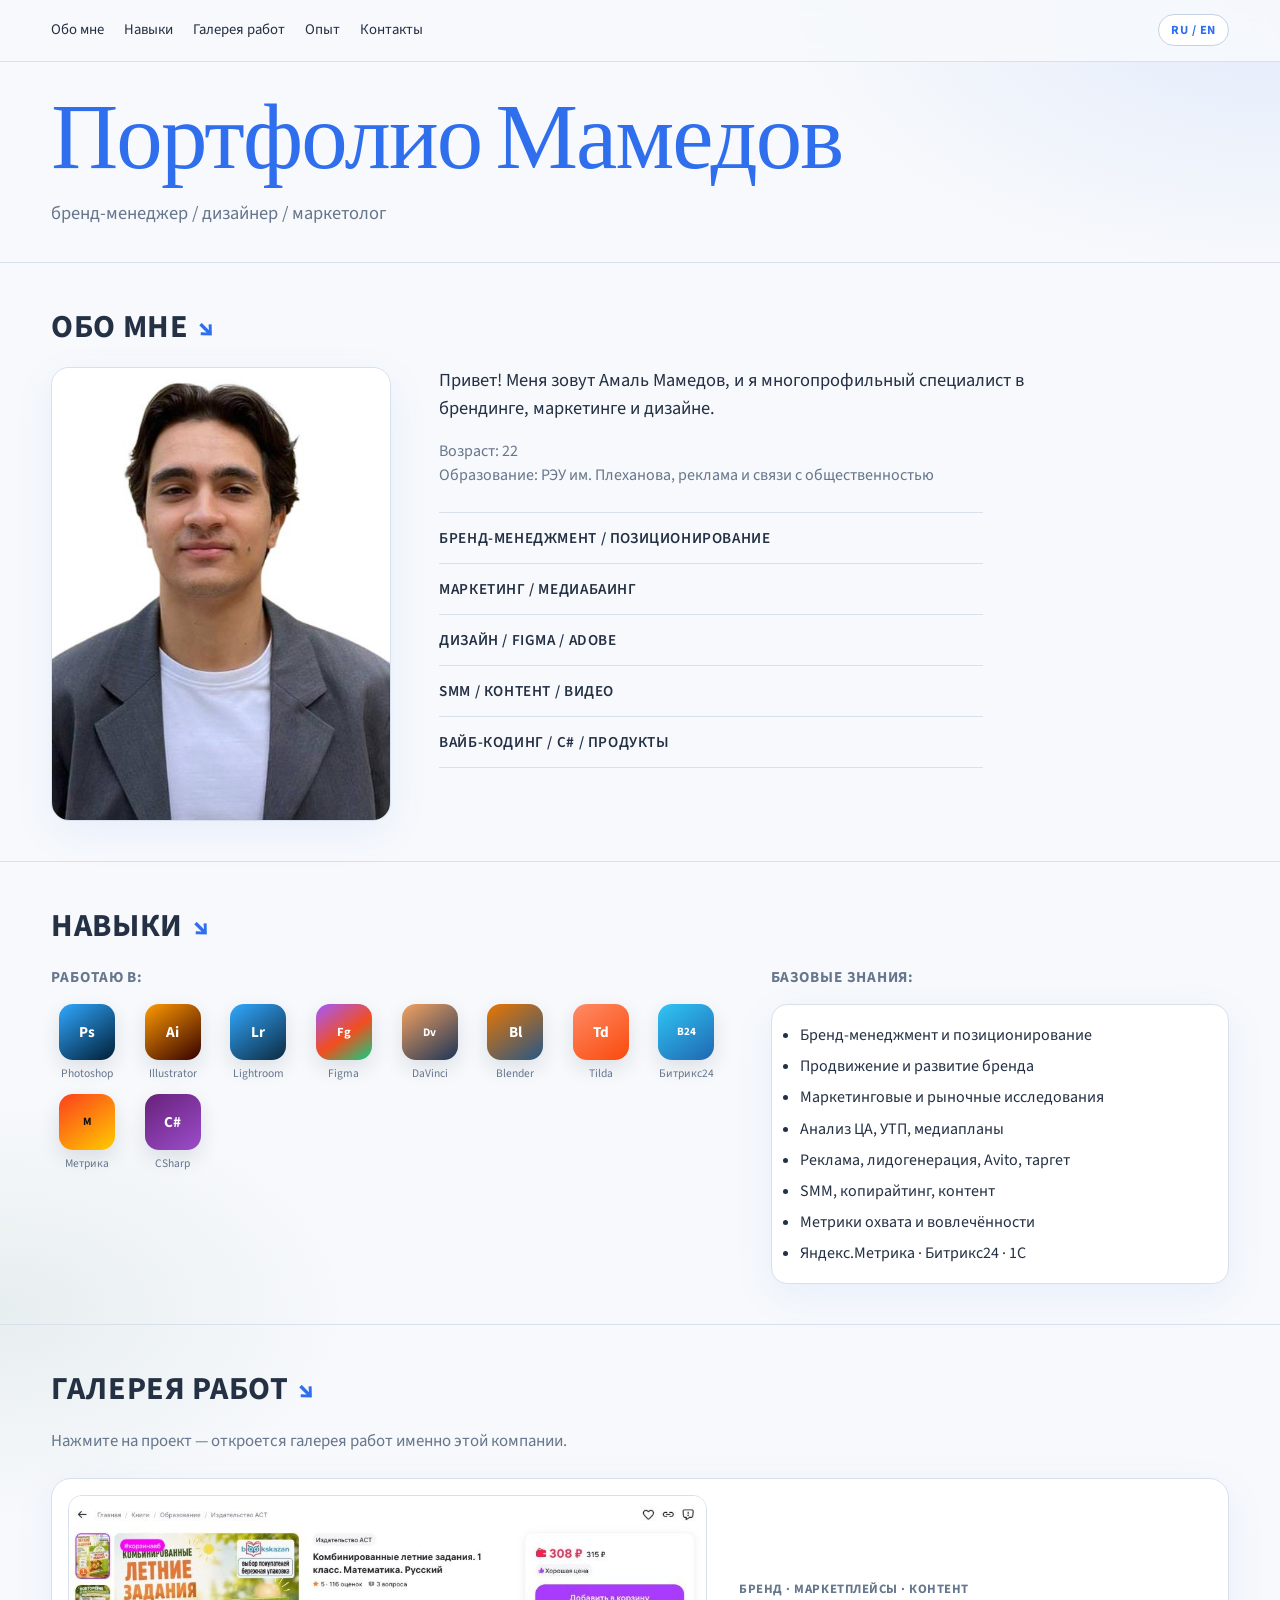
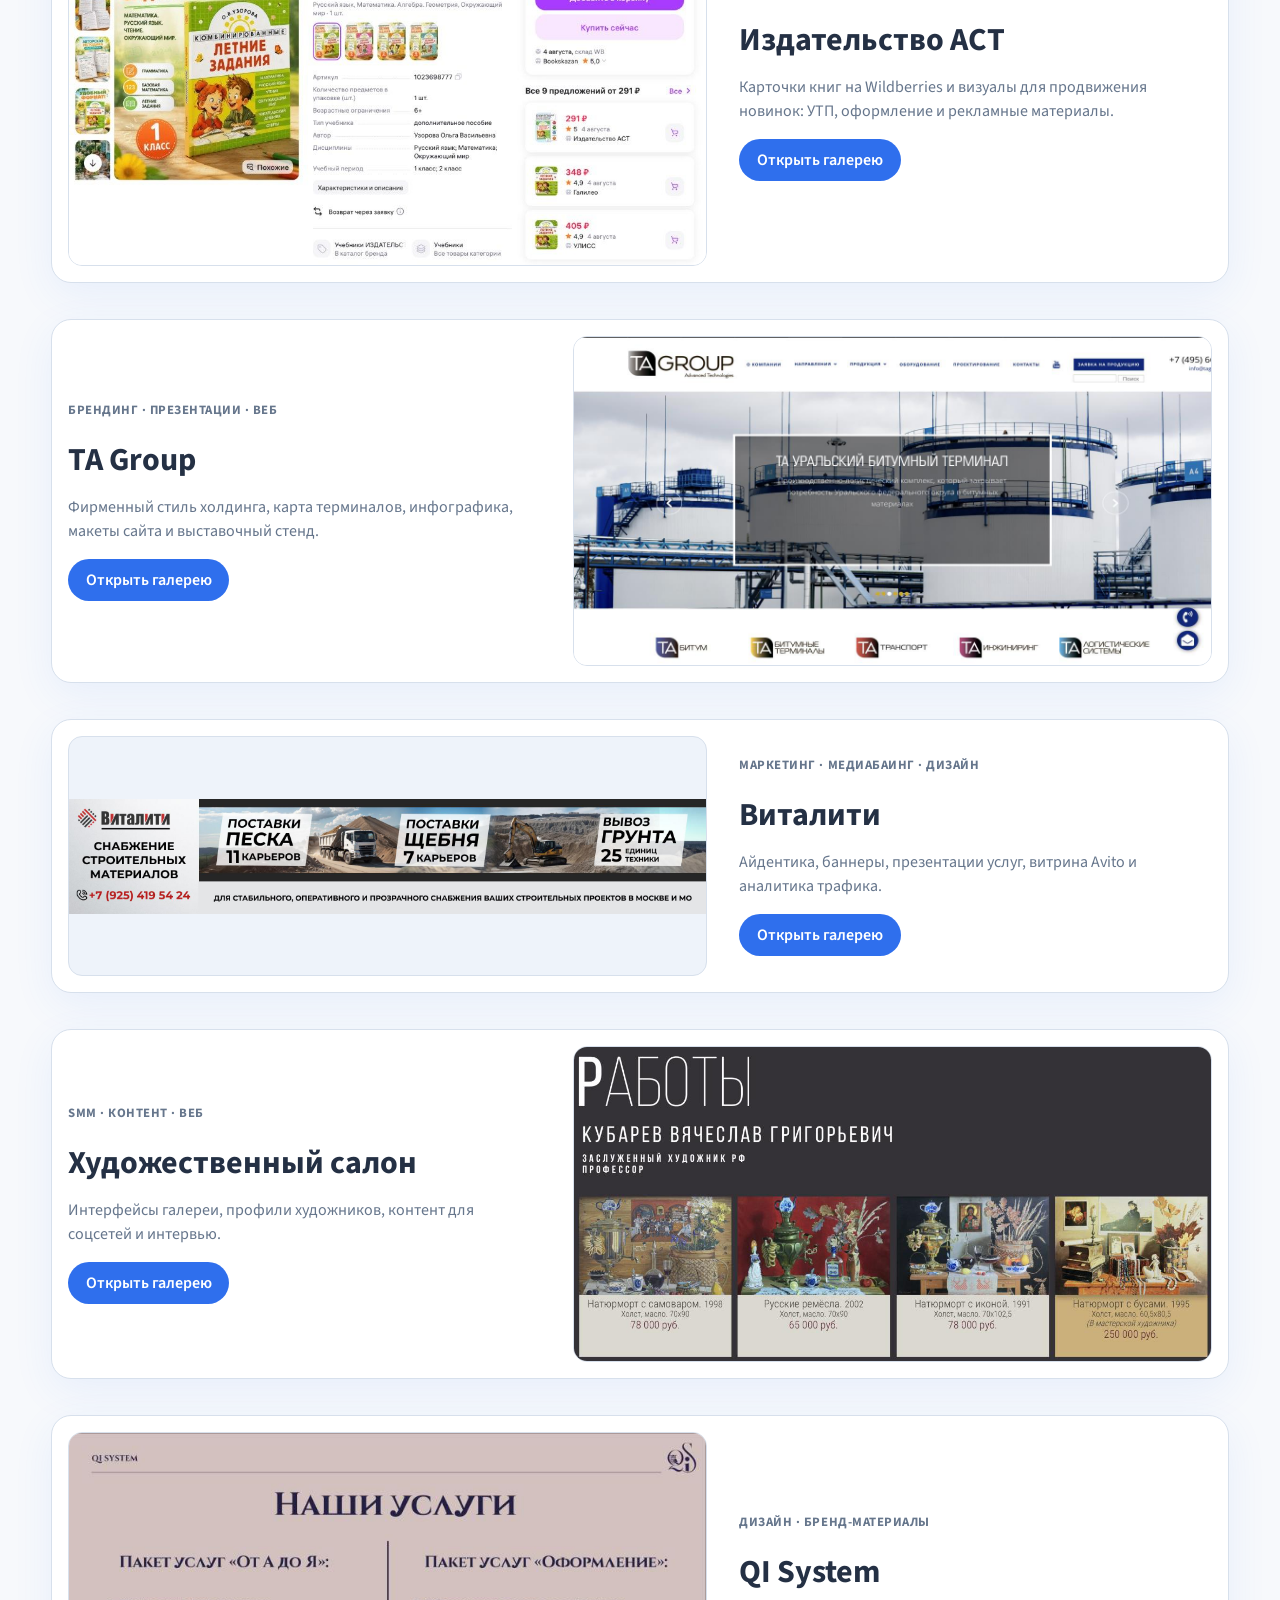
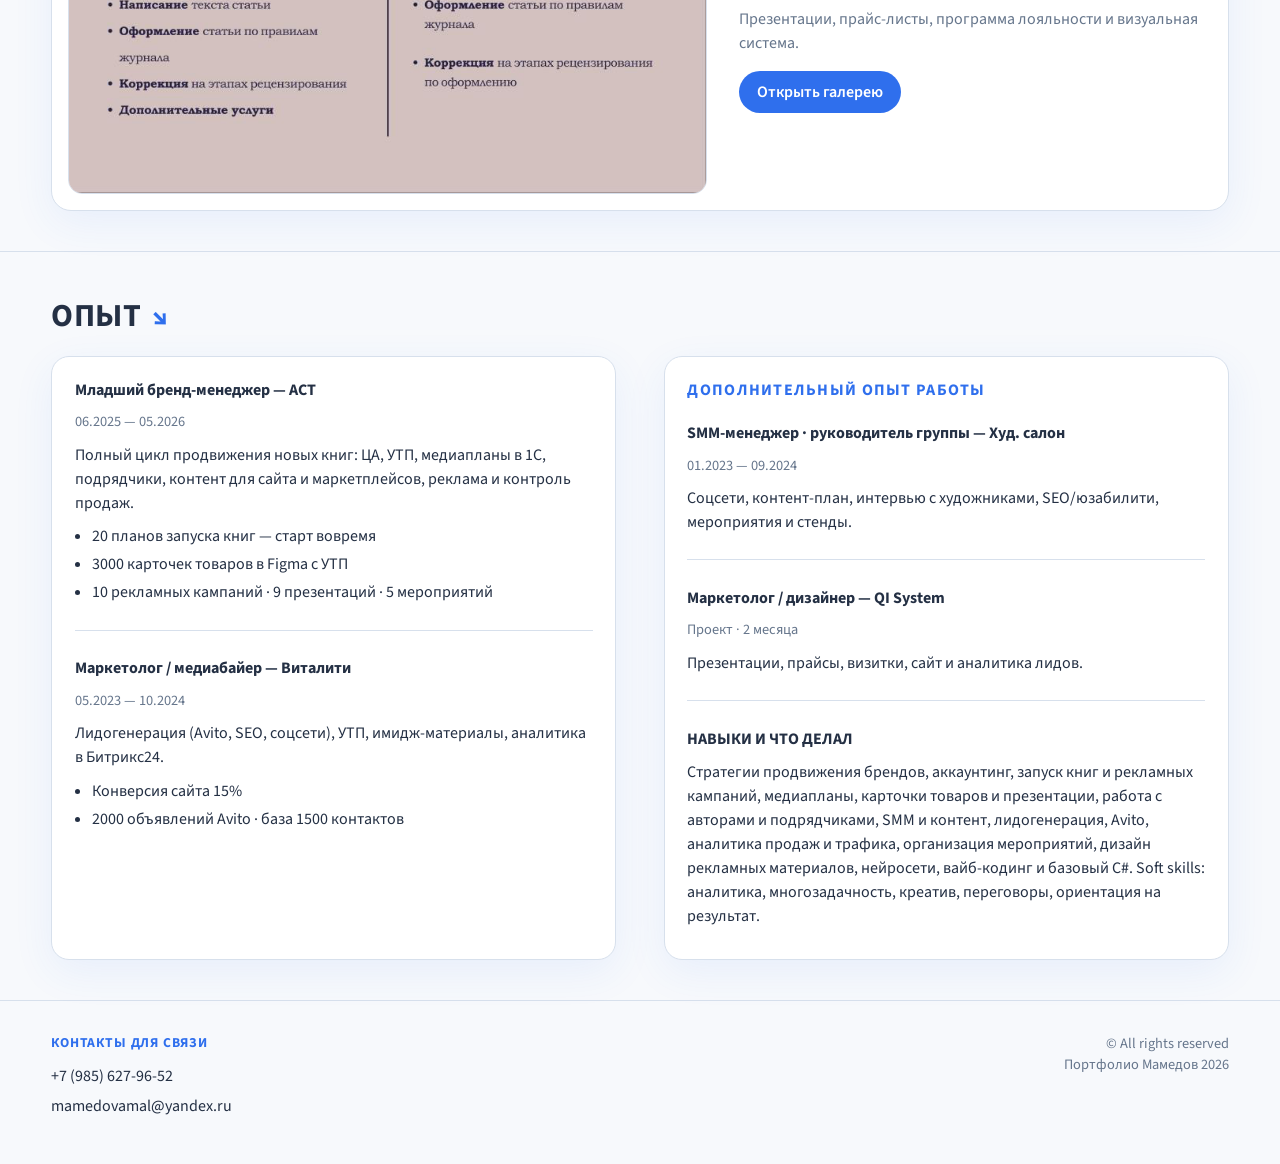
<file: index.html>
<!DOCTYPE html>
<html lang="ru">
<head>
  <meta charset="UTF-8" />
  <meta name="viewport" content="width=device-width, initial-scale=1.0, viewport-fit=cover" />
  <meta name="description" content="Портфолио Мамедов — бренд-менеджер, дизайнер, маркетолог." />
  <title>Портфолио Мамедов</title>
  <link rel="stylesheet" href="styles.css" />
</head>
<body>
  <header class="topbar">
    <nav class="nav">
      <a href="#about" data-i18n="nav_about">Обо мне</a>
      <a href="#skills" data-i18n="nav_skills">Навыки</a>
      <a href="#gallery" data-i18n="nav_gallery">Галерея работ</a>
      <a href="#experience" data-i18n="nav_exp">Опыт</a>
      <a href="#contact" data-i18n="nav_contact">Контакты</a>
    </nav>
    <div class="topbar-right">
      <button class="lang-btn" id="langToggle" type="button" aria-label="Language">RU / EN</button>
      <button class="menu-btn" id="menuBtn" type="button" aria-label="Menu">☰</button>
    </div>
  </header>

  <main>
    <section class="hero">
      <h1 class="hero-title" data-i18n="brand">Портфолио Мамедов</h1>
      <p class="hero-sub" data-i18n="hero_role">бренд-менеджер / дизайнер / маркетолог</p>
    </section>

    <section class="block" id="about">
      <h2 class="block-title"><span data-i18n="about_title">ОБО МНЕ</span> <span class="arrow" aria-hidden="true">↘</span></h2>
      <div class="about-grid">
        <div class="about-photo">
          <img src="assets/photo/amal.png" alt="Мамедов Амаль" />
        </div>
        <div class="about-copy">
          <p class="about-lead" data-i18n="about_lead">
            Привет! Меня зовут Амаль Мамедов, и я многопрофильный специалист в брендинге, маркетинге и дизайне.
          </p>
          <p class="about-meta">
            <span data-i18n="about_age_label">Возраст:</span> 22<br />
            <span data-i18n="about_edu_label">Образование:</span> <span data-i18n="about_edu">РЭУ им. Плеханова, реклама и связи с общественностью</span>
          </p>
          <ul class="spec-list">
            <li data-i18n="spec_1">БРЕНД-МЕНЕДЖМЕНТ / ПОЗИЦИОНИРОВАНИЕ</li>
            <li data-i18n="spec_2">МАРКЕТИНГ / МЕДИАБАИНГ</li>
            <li data-i18n="spec_3">ДИЗАЙН / FIGMA / ADOBE</li>
            <li data-i18n="spec_4">SMM / КОНТЕНТ / ВИДЕО</li>
            <li data-i18n="spec_5">ВАЙБ-КОДИНГ / C# / ПРОДУКТЫ</li>
          </ul>
        </div>
      </div>
    </section>

    <section class="block" id="skills">
      <h2 class="block-title"><span data-i18n="skills_title">НАВЫКИ</span> <span class="arrow" aria-hidden="true">↘</span></h2>
      <div class="skills-grid">
        <div>
          <h3 class="skills-label" data-i18n="skills_tools">РАБОТАЮ В:</h3>
          <div class="tool-icons">
            <div class="app-icon"><span class="app-badge app-ps">Ps</span><span class="app-name">Photoshop</span></div>
            <div class="app-icon"><span class="app-badge app-ai">Ai</span><span class="app-name">Illustrator</span></div>
            <div class="app-icon"><span class="app-badge app-lr">Lr</span><span class="app-name">Lightroom</span></div>
            <div class="app-icon"><span class="app-badge app-figma">Fg</span><span class="app-name">Figma</span></div>
            <div class="app-icon"><span class="app-badge app-davinci">Dv</span><span class="app-name">DaVinci</span></div>
            <div class="app-icon"><span class="app-badge app-blender">Bl</span><span class="app-name">Blender</span></div>
            <div class="app-icon"><span class="app-badge app-tilda">Td</span><span class="app-name">Tilda</span></div>
            <div class="app-icon"><span class="app-badge app-bitrix">B24</span><span class="app-name">Битрикс24</span></div>
            <div class="app-icon"><span class="app-badge app-metrica">М</span><span class="app-name">Метрика</span></div>
            <div class="app-icon"><span class="app-badge app-csharp">C#</span><span class="app-name">CSharp</span></div>
          </div>
        </div>
        <div>
          <h3 class="skills-label" data-i18n="skills_base">БАЗОВЫЕ ЗНАНИЯ:</h3>
          <ul class="base-list">
            <li data-i18n="base_1">Бренд-менеджмент и позиционирование</li>
            <li data-i18n="base_2">Продвижение и развитие бренда</li>
            <li data-i18n="base_3">Маркетинговые и рыночные исследования</li>
            <li data-i18n="base_4">Анализ ЦА, УТП, медиапланы</li>
            <li data-i18n="base_5">Реклама, лидогенерация, Avito, таргет</li>
            <li data-i18n="base_6">SMM, копирайтинг, контент</li>
            <li data-i18n="base_7">Метрики охвата и вовлечённости</li>
            <li data-i18n="base_8">Яндекс.Метрика · Битрикс24 · 1С</li>
          </ul>
        </div>
      </div>
    </section>

    <section class="block" id="gallery">
      <h2 class="block-title"><span data-i18n="gallery_title">ГАЛЕРЕЯ РАБОТ</span> <span class="arrow" aria-hidden="true">↘</span></h2>
      <p class="section-note" data-i18n="gallery_note">Нажмите на проект — откроется галерея работ именно этой компании.</p>

      <div class="works-list">
        <article class="work" data-gallery="ast">
          <button class="work-visual" type="button" aria-label="АСТ">
            <img src="assets/works/ast/ast-1.jpg" alt="Издательство АСТ" />
          </button>
          <div class="work-info">
            <p class="work-tag" data-i18n="work_ast_tag">Бренд · маркетплейсы · контент</p>
            <h3 data-i18n="work_ast_title">Издательство АСТ</h3>
            <p data-i18n="work_ast_text">Карточки книг на Wildberries и визуалы для продвижения новинок: УТП, оформление и рекламные материалы.</p>
            <button class="btn-open" type="button" data-i18n="work_open">Открыть галерею</button>
          </div>
        </article>

        <article class="work work-reverse" data-gallery="ta">
          <button class="work-visual" type="button" aria-label="TA Group">
            <img src="assets/works/ta-3.png" alt="TA Group" />
          </button>
          <div class="work-info">
            <p class="work-tag" data-i18n="work1_tag">Брендинг · презентации · веб</p>
            <h3 data-i18n="work1_title">TA Group</h3>
            <p data-i18n="work1_text">Фирменный стиль холдинга, карта терминалов, инфографика, макеты сайта и выставочный стенд.</p>
            <button class="btn-open" type="button" data-i18n="work_open">Открыть галерею</button>
          </div>
        </article>

        <article class="work" data-gallery="vitality">
          <button class="work-visual" type="button" aria-label="Виталити">
            <img src="assets/works/vitality-2.png" alt="Виталити" />
          </button>
          <div class="work-info">
            <p class="work-tag" data-i18n="work2_tag">Маркетинг · медиабаинг · дизайн</p>
            <h3 data-i18n="work2_title">Виталити</h3>
            <p data-i18n="work2_text">Айдентика, баннеры, презентации услуг, витрина Avito и аналитика трафика.</p>
            <button class="btn-open" type="button" data-i18n="work_open">Открыть галерею</button>
          </div>
        </article>

        <article class="work work-reverse" data-gallery="art">
          <button class="work-visual" type="button" aria-label="Художественный салон">
            <img src="assets/works/art-1.png" alt="Художественный салон" />
          </button>
          <div class="work-info">
            <p class="work-tag" data-i18n="work3_tag">SMM · контент · веб</p>
            <h3 data-i18n="work3_title">Художественный салон</h3>
            <p data-i18n="work3_text">Интерфейсы галереи, профили художников, контент для соцсетей и интервью.</p>
            <button class="btn-open" type="button" data-i18n="work_open">Открыть галерею</button>
          </div>
        </article>

        <article class="work" data-gallery="qis">
          <button class="work-visual" type="button" aria-label="QI System">
            <img src="assets/works/qis-3.png" alt="QI System" />
          </button>
          <div class="work-info">
            <p class="work-tag" data-i18n="work4_tag">Дизайн · бренд-материалы</p>
            <h3>QI System</h3>
            <p data-i18n="work4_text">Презентации, прайс-листы, программа лояльности и визуальная система.</p>
            <button class="btn-open" type="button" data-i18n="work_open">Открыть галерею</button>
          </div>
        </article>
      </div>
    </section>

    <section class="block" id="experience">
      <h2 class="block-title"><span data-i18n="exp_title">ОПЫТ</span> <span class="arrow" aria-hidden="true">↘</span></h2>
      <div class="exp-grid">
        <article class="exp-col">
          <div class="exp-item">
            <p class="exp-role" data-i18n="job1_role">Младший бренд-менеджер — АСТ</p>
            <p class="exp-time">06.2025 — 05.2026</p>
            <p data-i18n="job1_text">Полный цикл продвижения новых книг: ЦА, УТП, медиапланы в 1С, подрядчики, контент для сайта и маркетплейсов, реклама и контроль продаж.</p>
            <ul>
              <li data-i18n="job1_r1">20 планов запуска книг — старт вовремя</li>
              <li data-i18n="job1_r2">3000 карточек товаров в Figma с УТП</li>
              <li data-i18n="job1_r3">10 рекламных кампаний · 9 презентаций · 5 мероприятий</li>
            </ul>
          </div>
          <div class="exp-item">
            <p class="exp-role" data-i18n="job2_role">Маркетолог / медиабайер — Виталити</p>
            <p class="exp-time">05.2023 — 10.2024</p>
            <p data-i18n="job2_text">Лидогенерация (Avito, SEO, соцсети), УТП, имидж-материалы, аналитика в Битрикс24.</p>
            <ul>
              <li data-i18n="job2_r1">Конверсия сайта 15%</li>
              <li data-i18n="job2_r2">2000 объявлений Avito · база 1500 контактов</li>
            </ul>
          </div>
        </article>
        <article class="exp-col">
          <h3 data-i18n="exp_more">ДОПОЛНИТЕЛЬНЫЙ ОПЫТ РАБОТЫ</h3>
          <div class="exp-item">
            <p class="exp-role" data-i18n="job3_role">SMM-менеджер · руководитель группы — Худ. салон</p>
            <p class="exp-time">01.2023 — 09.2024</p>
            <p data-i18n="job3_text">Соцсети, контент-план, интервью с художниками, SEO/юзабилити, мероприятия и стенды.</p>
          </div>
          <div class="exp-item">
            <p class="exp-role" data-i18n="job4_role">Маркетолог / дизайнер — QI System</p>
            <p class="exp-time" data-i18n="job4_time">Проект · 2 месяца</p>
            <p data-i18n="job4_text">Презентации, прайсы, визитки, сайт и аналитика лидов.</p>
          </div>
          <div class="exp-item">
            <p class="exp-role" data-i18n="skills_block_title">НАВЫКИ И ЧТО ДЕЛАЛ</p>
            <p data-i18n="skills_block_text">Стратегии продвижения брендов, аккаунтинг, запуск книг и рекламных кампаний, медиапланы, карточки товаров и презентации, работа с авторами и подрядчиками, SMM и контент, лидогенерация, Avito, аналитика продаж и трафика, организация мероприятий, дизайн рекламных материалов, фотография, нейросети, вайб-кодинг и базовый C#. Soft skills: аналитика, многозадачность, креатив, переговоры, ориентация на результат.</p>
          </div>
        </article>
      </div>
    </section>
  </main>

  <footer class="footer" id="contact">
    <div class="footer-col">
      <h3 data-i18n="footer_contact">КОНТАКТЫ ДЛЯ СВЯЗИ</h3>
      <a href="tel:+79856279652">+7 (985) 627-96-52</a>
      <a href="mailto:mamedovamal@yandex.ru">mamedovamal@yandex.ru</a>
    </div>
    <div class="footer-col footer-copy">
      <p>© All rights reserved<br /><span data-i18n="brand">Портфолио Мамедов</span> <span id="year"></span></p>
    </div>
  </footer>

  <div class="lightbox" id="lightbox" hidden>
    <button class="lightbox-close" id="lightboxClose" type="button" aria-label="Close">×</button>
    <div class="lightbox-stage">
      <button class="lightbox-nav prev" id="lightboxPrev" type="button" aria-label="Previous">‹</button>
      <div class="lightbox-media" id="lightboxMedia">
        <img id="lightboxImage" alt="" hidden draggable="false" />
      </div>
      <button class="lightbox-nav next" id="lightboxNext" type="button" aria-label="Next">›</button>
    </div>
    <p class="lightbox-caption" id="lightboxCaption"></p>
  </div>

  <script src="script.js"></script>
</body>
</html>
</file>
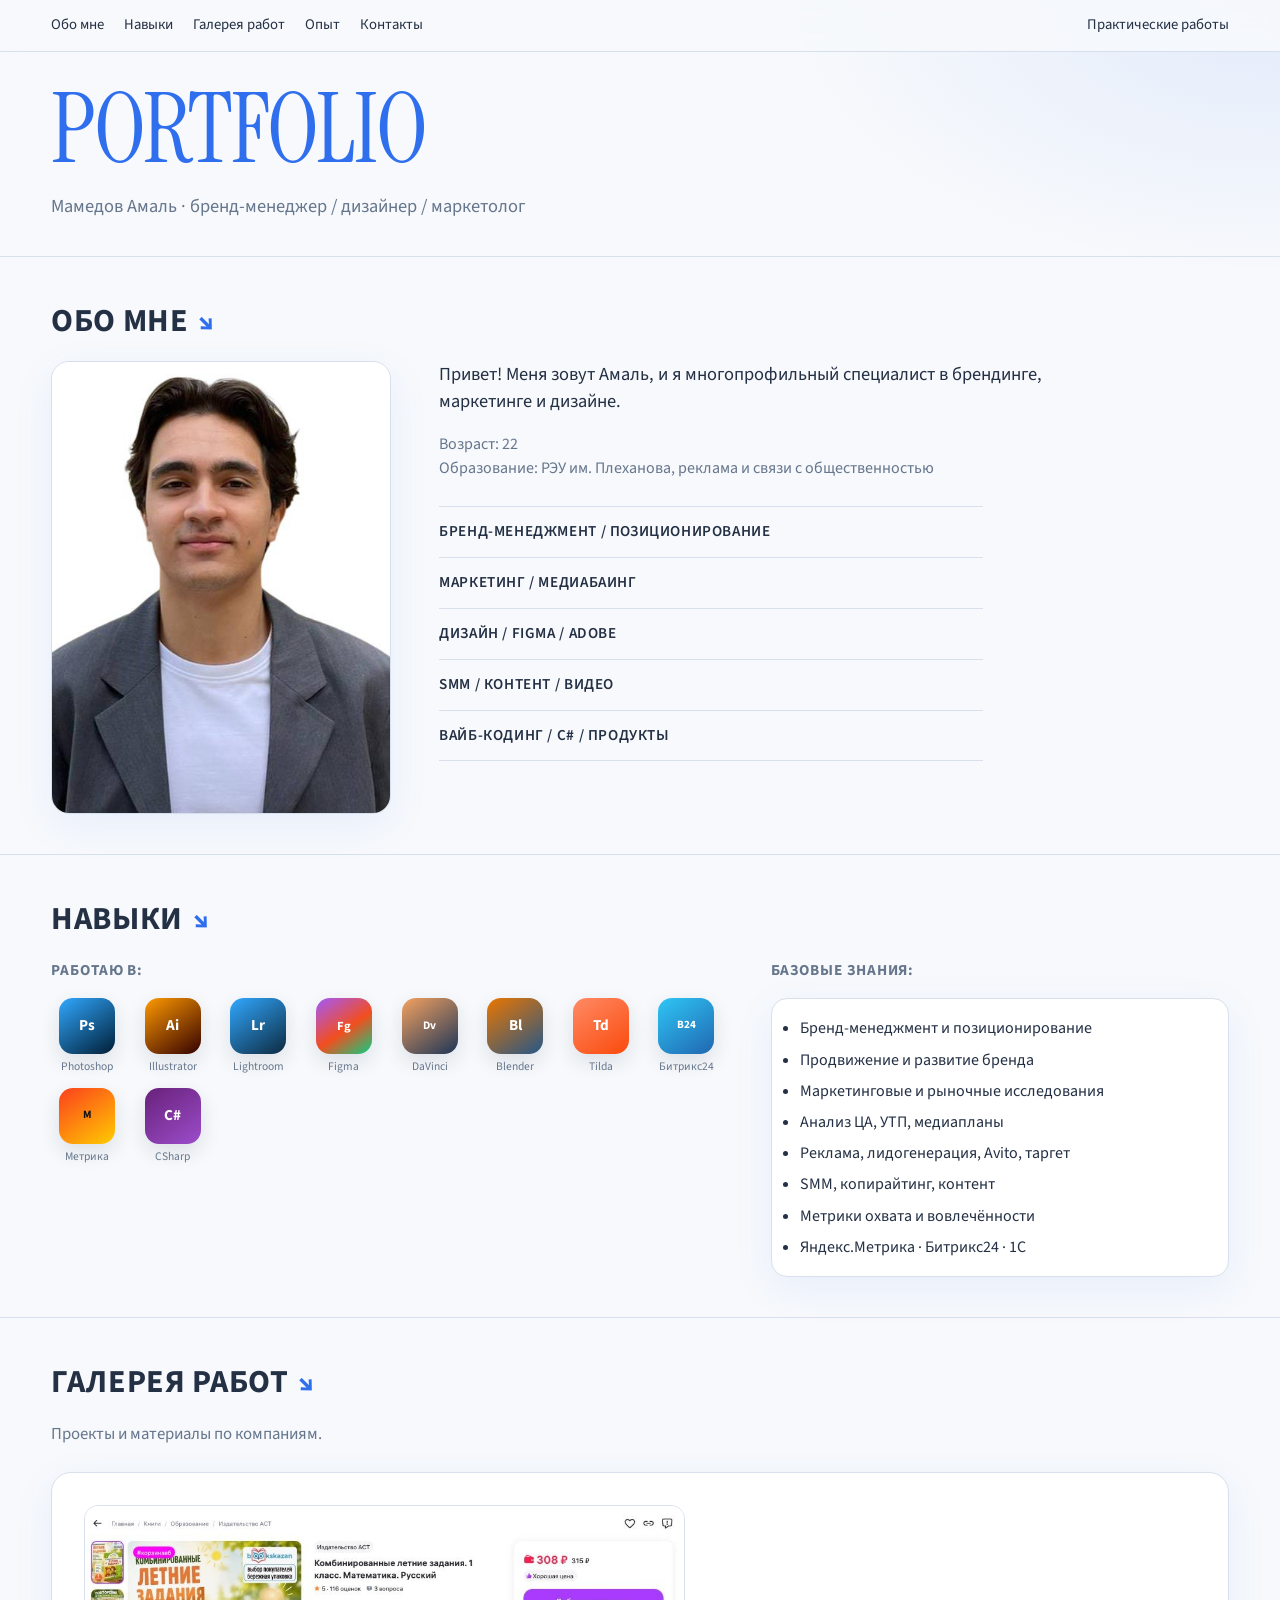
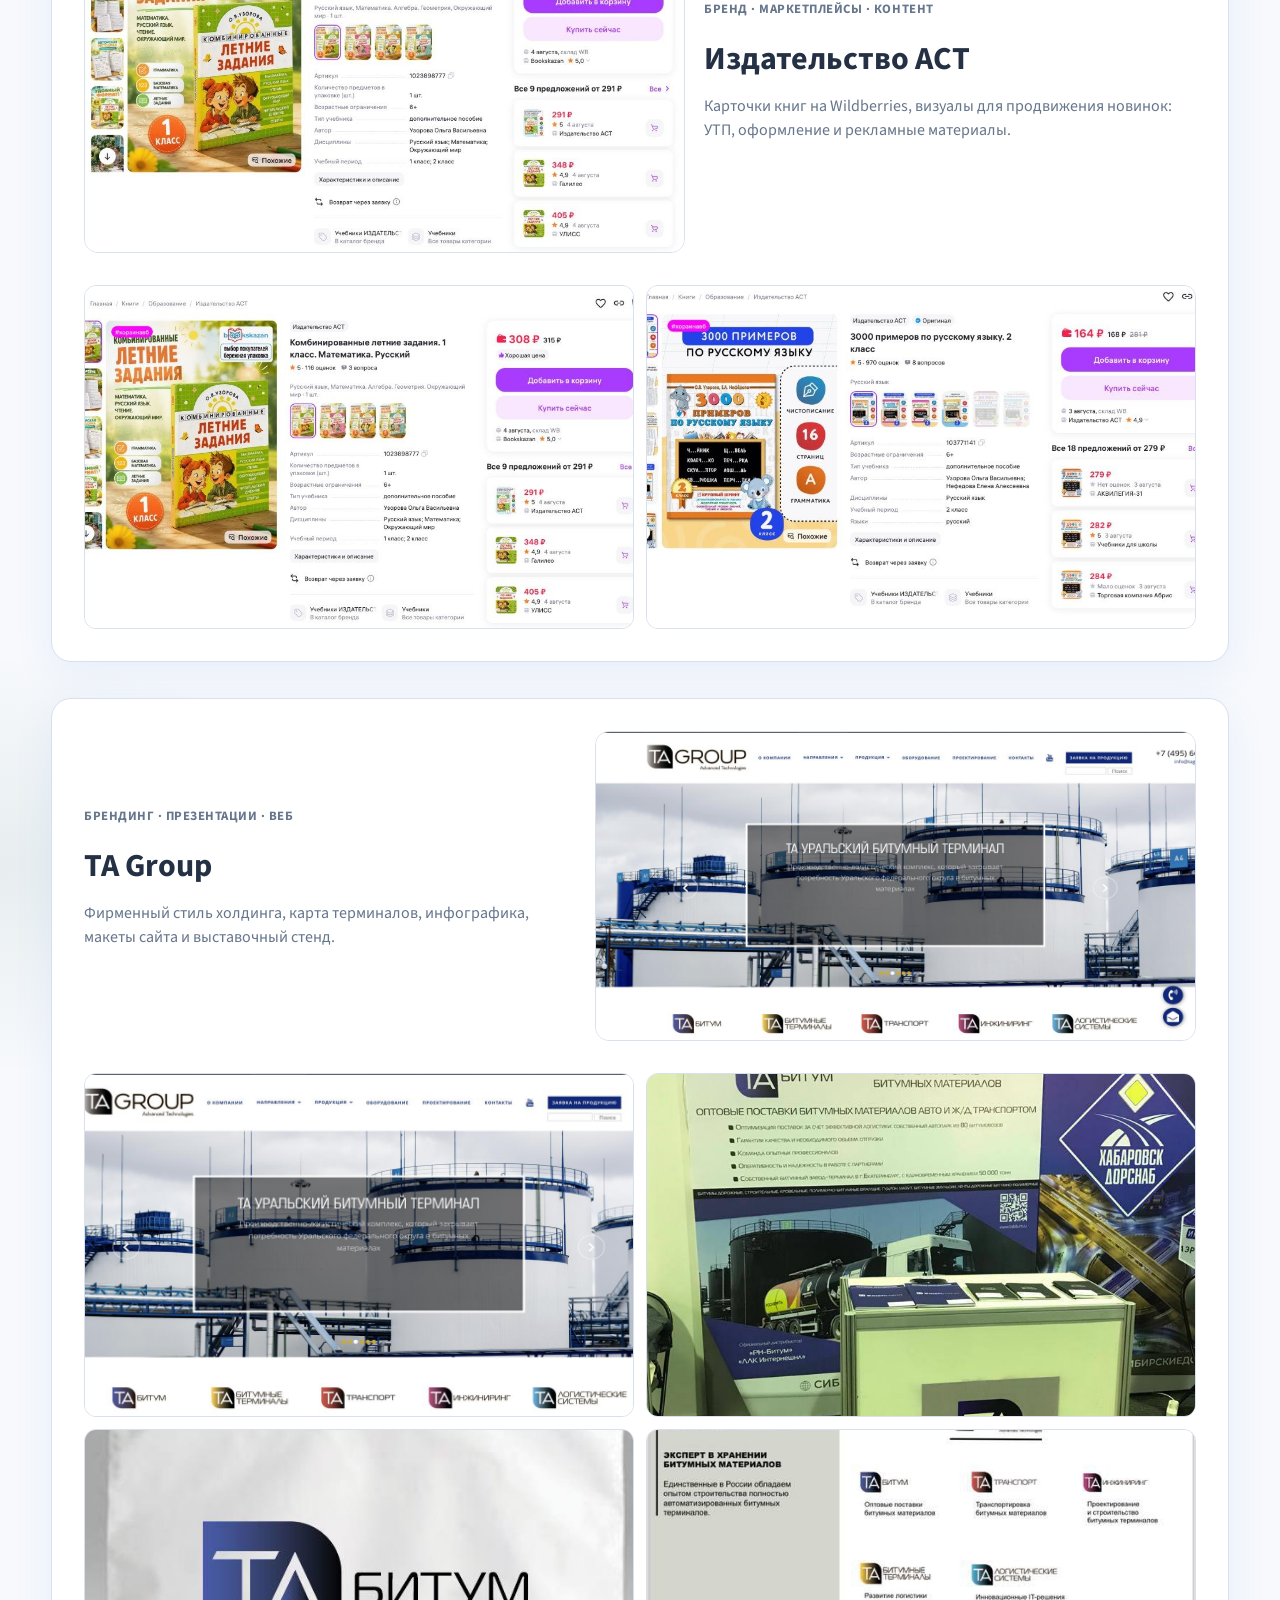
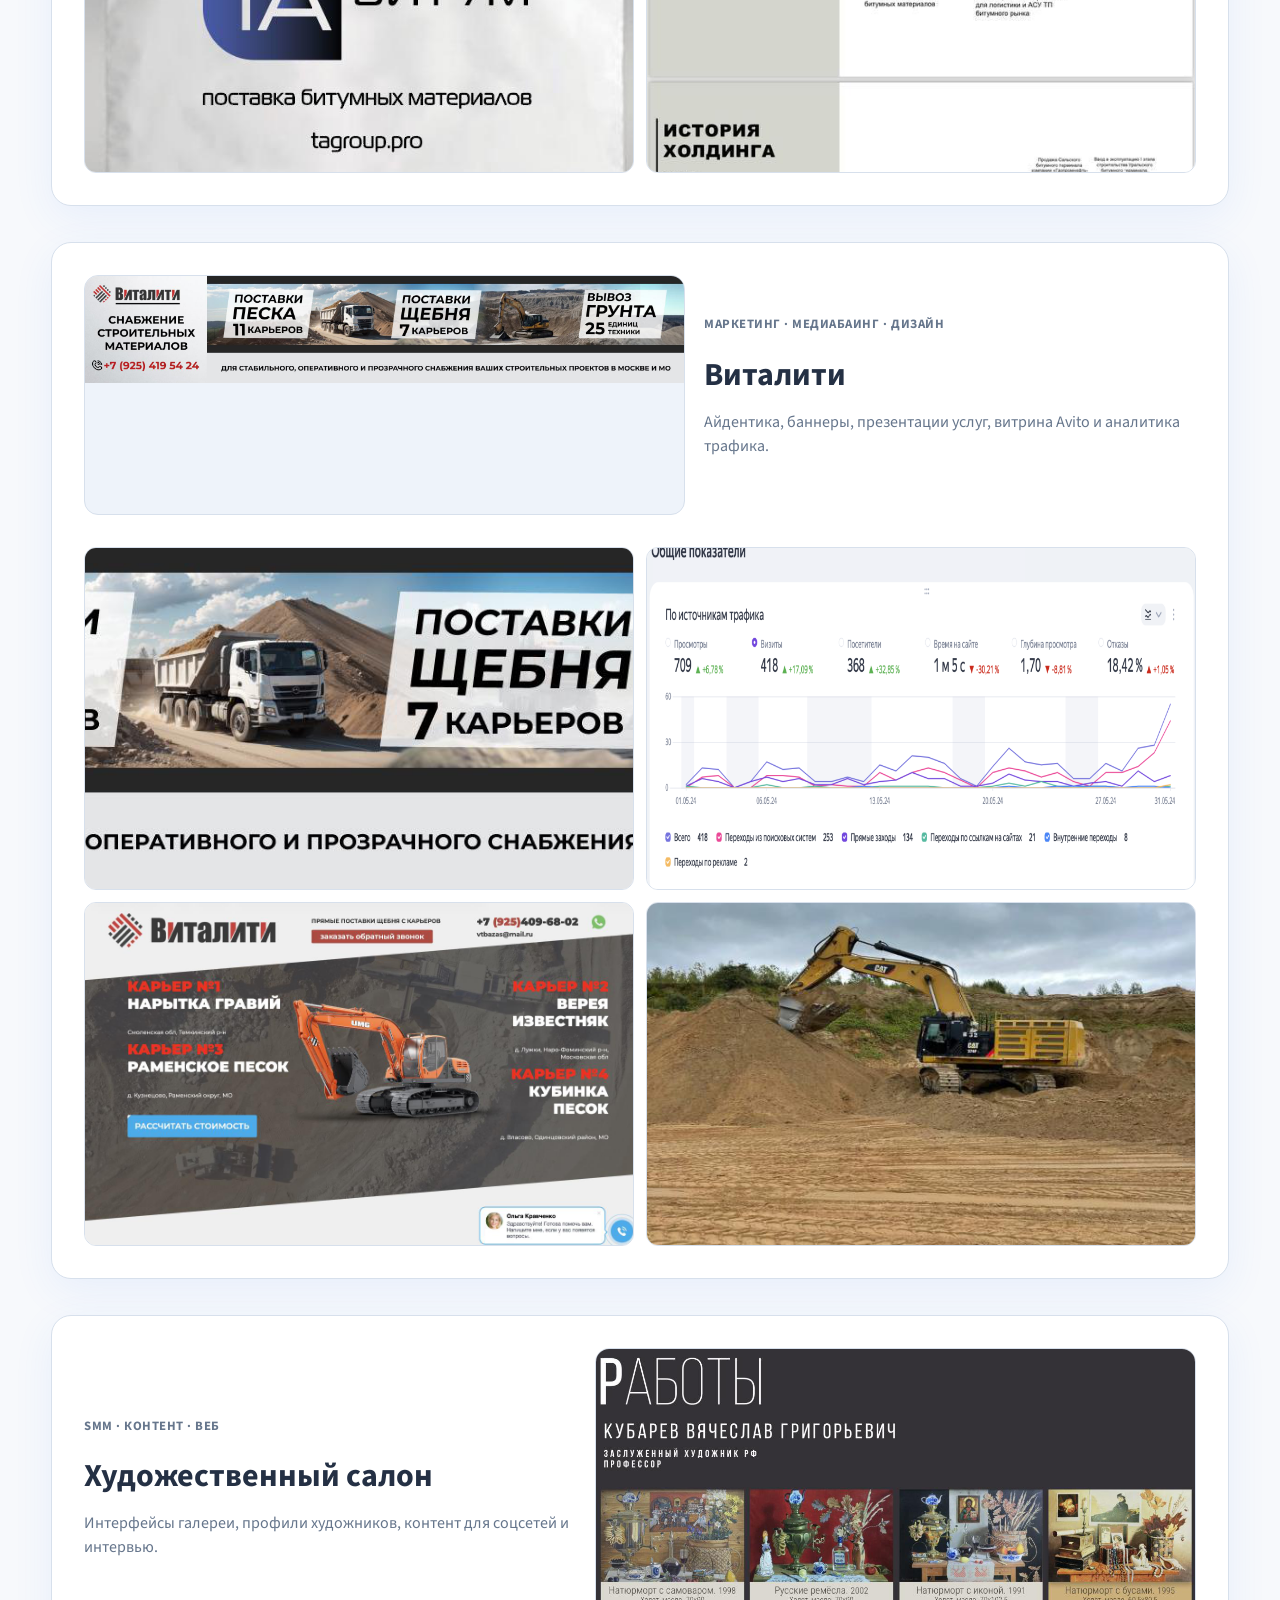
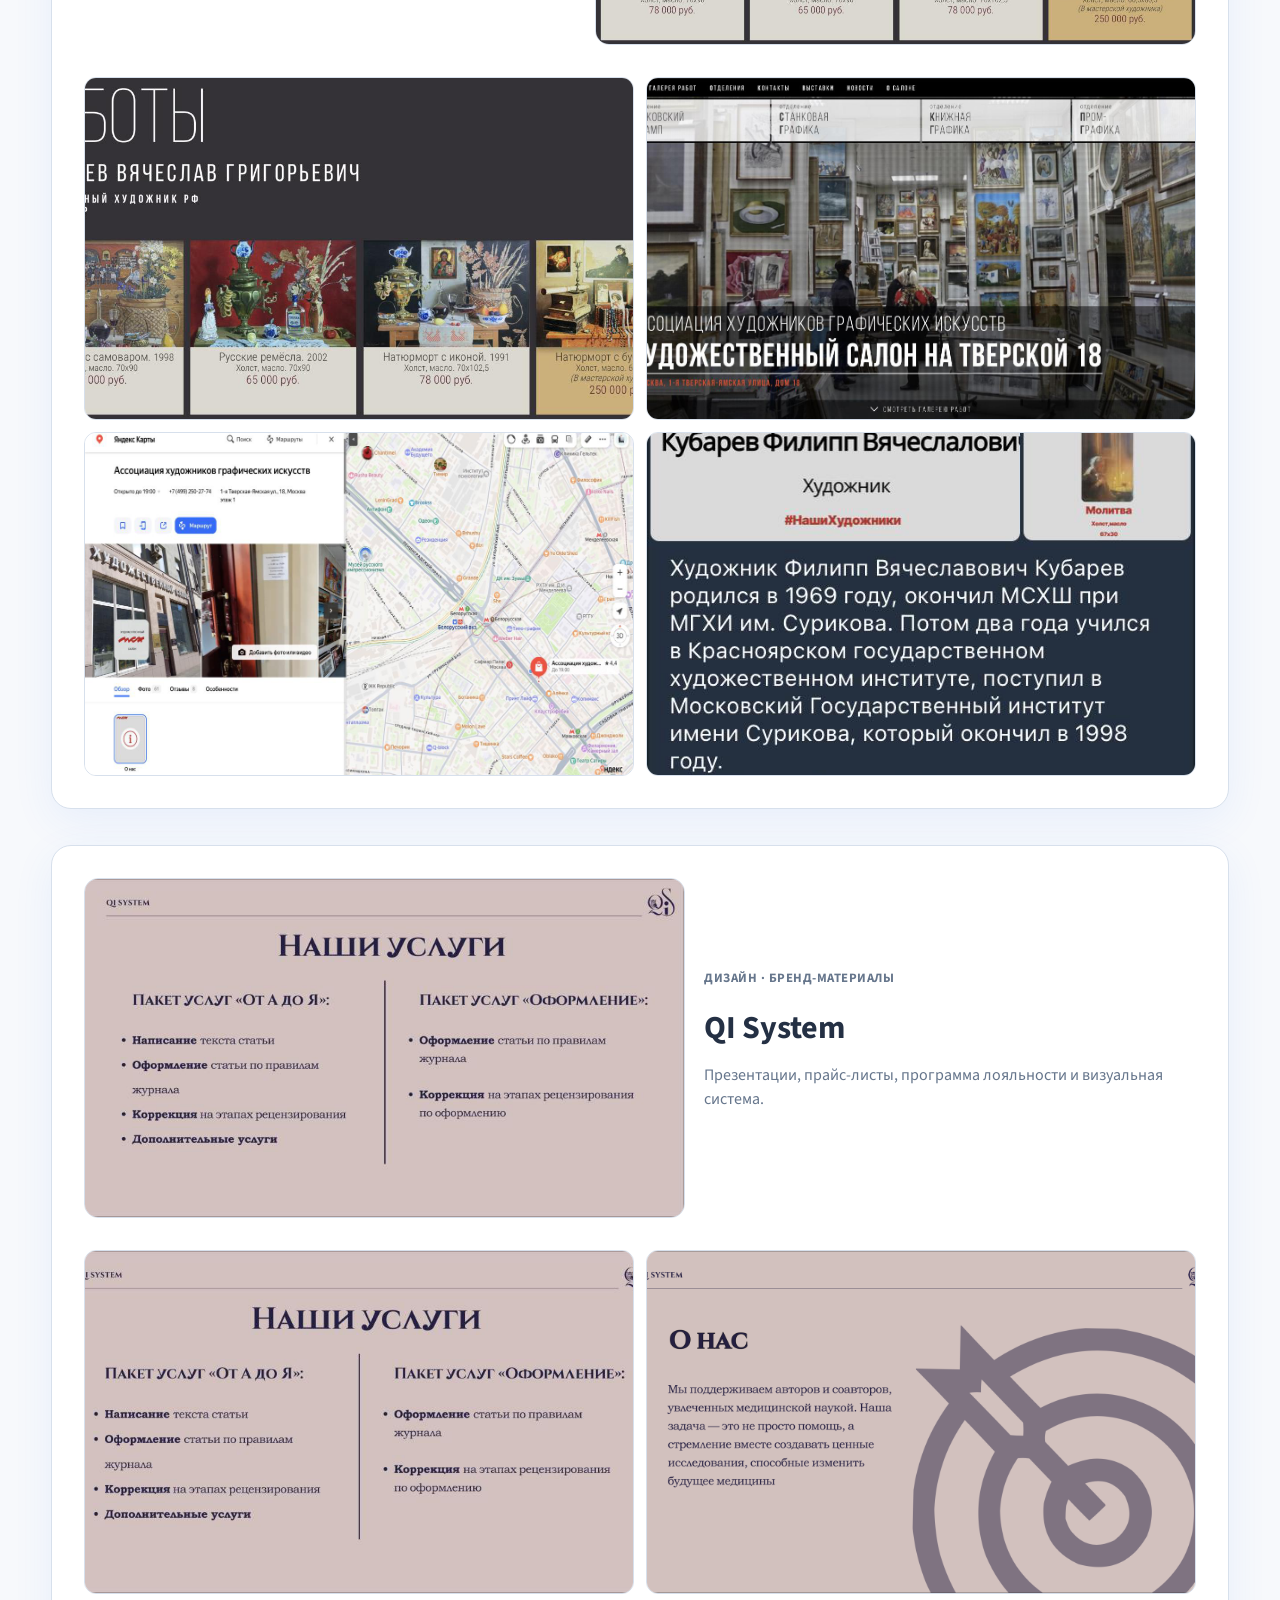
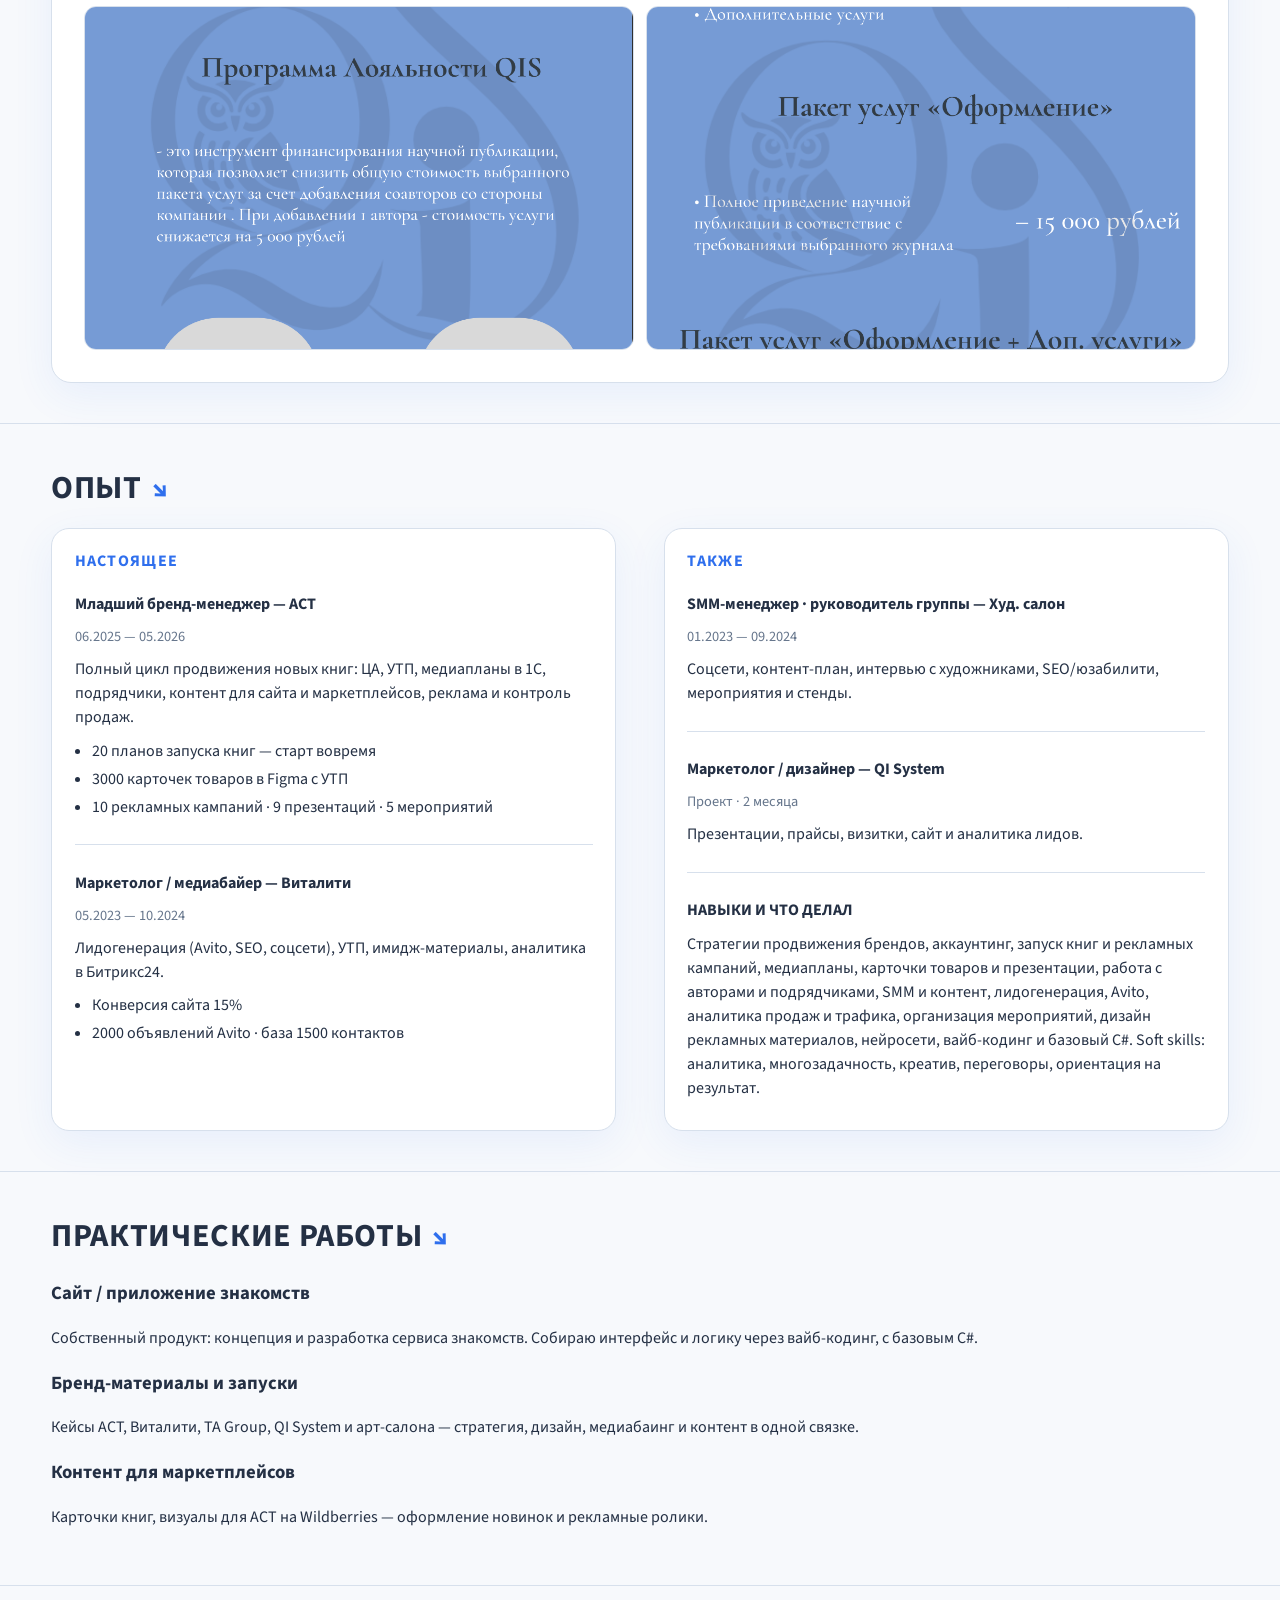
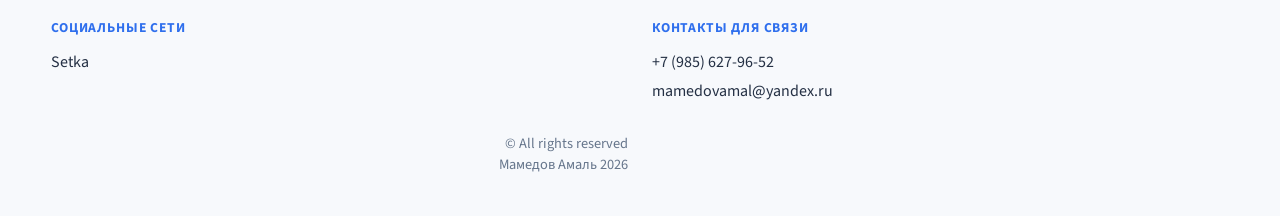
<file: portfolio-print.html>
<!DOCTYPE html>
<html lang="ru">
<head>
  <meta charset="UTF-8" />
  <title>Мамедов Амаль — Portfolio</title>
  <link rel="stylesheet" href="styles.css" />
  <style>
    /* PDF overlay: same look as site, but everything unfolded */
    body {
      background:
        radial-gradient(900px 500px at 100% 0%, rgba(47, 111, 237, 0.1), transparent 55%),
        radial-gradient(700px 420px at 0% 30%, rgba(45, 106, 79, 0.08), transparent 50%),
        #f7f9fc !important;
    }
    .topbar .lang-btn,
    .menu-btn,
    .btn-open { display: none !important; }
    .topbar { position: relative; }
    .work-visual { cursor: default; pointer-events: none; }
    .work-gallery {
      display: grid;
      grid-template-columns: 1fr 1fr;
      gap: 0.75rem;
      margin-top: 1rem;
      padding: 0 1rem 1rem;
    }
    .work-gallery img {
      width: 100%;
      aspect-ratio: 16/10;
      object-fit: cover;
      border-radius: 12px;
      border: 1px solid var(--line);
    }
    .work {
      display: block !important;
      page-break-inside: avoid;
    }
    .work-inner {
      display: grid;
      grid-template-columns: 1.1fr 0.9fr;
      gap: 1.2rem;
      align-items: center;
      padding: 1rem;
    }
    .work-reverse .work-inner { grid-template-columns: 0.9fr 1.1fr; }
    .work-reverse .work-inner .work-visual { order: 2; }
    .work-reverse .work-inner .work-info { order: 1; }
    .video-note {
      grid-column: 1 / -1;
      margin: 0;
      padding: 0.7rem 0.9rem;
      border-radius: 10px;
      background: var(--accent-soft);
      color: var(--ink);
      font-size: 0.92rem;
    }
    .block, .hero, .footer { page-break-inside: avoid; }
    .hero-title { font-size: 72pt !important; }
    @page { size: A4; margin: 10mm; }
    @media print {
      .topbar { backdrop-filter: none; background: #f7f9fc; }
      body { -webkit-print-color-adjust: exact; print-color-adjust: exact; }
    }
  </style>
</head>
<body>
  <header class="topbar">
    <nav class="nav">
      <a href="#about">Обо мне</a>
      <a href="#skills">Навыки</a>
      <a href="#gallery">Галерея работ</a>
      <a href="#experience">Опыт</a>
      <a href="#contact">Контакты</a>
    </nav>
    <div class="topbar-right">
      <a href="#projects">Практические работы</a>
    </div>
  </header>

  <main>
    <section class="hero">
      <h1 class="hero-title">PORTFOLIO</h1>
      <p class="hero-sub">Мамедов Амаль · бренд-менеджер / дизайнер / маркетолог</p>
    </section>

    <section class="block" id="about">
      <h2 class="block-title">ОБО МНЕ <span class="arrow">↘</span></h2>
      <div class="about-grid">
        <div class="about-photo">
          <img src="assets/photo/amal.png" alt="Мамедов Амаль" />
        </div>
        <div class="about-copy">
          <p class="about-lead">
            Привет! Меня зовут Амаль, и я многопрофильный специалист в брендинге, маркетинге и дизайне.
          </p>
          <p class="about-meta">
            Возраст: 22<br />
            Образование: РЭУ им. Плеханова, реклама и связи с общественностью
          </p>
          <ul class="spec-list">
            <li>БРЕНД-МЕНЕДЖМЕНТ / ПОЗИЦИОНИРОВАНИЕ</li>
            <li>МАРКЕТИНГ / МЕДИАБАИНГ</li>
            <li>ДИЗАЙН / FIGMA / ADOBE</li>
            <li>SMM / КОНТЕНТ / ВИДЕО</li>
            <li>ВАЙБ-КОДИНГ / C# / ПРОДУКТЫ</li>
          </ul>
        </div>
      </div>
    </section>

    <section class="block" id="skills">
      <h2 class="block-title">НАВЫКИ <span class="arrow">↘</span></h2>
      <div class="skills-grid">
        <div>
          <h3 class="skills-label">РАБОТАЮ В:</h3>
          <div class="tool-icons">
            <div class="app-icon"><span class="app-badge app-ps">Ps</span><span class="app-name">Photoshop</span></div>
            <div class="app-icon"><span class="app-badge app-ai">Ai</span><span class="app-name">Illustrator</span></div>
            <div class="app-icon"><span class="app-badge app-lr">Lr</span><span class="app-name">Lightroom</span></div>
            <div class="app-icon"><span class="app-badge app-figma">Fg</span><span class="app-name">Figma</span></div>
            <div class="app-icon"><span class="app-badge app-davinci">Dv</span><span class="app-name">DaVinci</span></div>
            <div class="app-icon"><span class="app-badge app-blender">Bl</span><span class="app-name">Blender</span></div>
            <div class="app-icon"><span class="app-badge app-tilda">Td</span><span class="app-name">Tilda</span></div>
            <div class="app-icon"><span class="app-badge app-bitrix">B24</span><span class="app-name">Битрикс24</span></div>
            <div class="app-icon"><span class="app-badge app-metrica">М</span><span class="app-name">Метрика</span></div>
            <div class="app-icon"><span class="app-badge app-csharp">C#</span><span class="app-name">CSharp</span></div>
          </div>
        </div>
        <div>
          <h3 class="skills-label">БАЗОВЫЕ ЗНАНИЯ:</h3>
          <ul class="base-list">
            <li>Бренд-менеджмент и позиционирование</li>
            <li>Продвижение и развитие бренда</li>
            <li>Маркетинговые и рыночные исследования</li>
            <li>Анализ ЦА, УТП, медиапланы</li>
            <li>Реклама, лидогенерация, Avito, таргет</li>
            <li>SMM, копирайтинг, контент</li>
            <li>Метрики охвата и вовлечённости</li>
            <li>Яндекс.Метрика · Битрикс24 · 1С</li>
          </ul>
        </div>
      </div>
    </section>

    <section class="block" id="gallery">
      <h2 class="block-title">ГАЛЕРЕЯ РАБОТ <span class="arrow">↘</span></h2>
      <p class="section-note">Проекты и материалы по компаниям.</p>

      <div class="works-list">
        <article class="work">
          <div class="work-inner">
            <div class="work-visual"><img src="assets/works/ast/ast-1.jpg" alt="АСТ" /></div>
            <div class="work-info">
              <p class="work-tag">Бренд · маркетплейсы · контент</p>
              <h3>Издательство АСТ</h3>
              <p>Карточки книг на Wildberries, визуалы для продвижения новинок: УТП, оформление и рекламные материалы.</p>
            </div>
          </div>
          <div class="work-gallery">
            <img src="assets/works/ast/ast-1.jpg" alt="" />
            <img src="assets/works/ast/ast-2.jpg" alt="" />
          </div>
        </article>

        <article class="work work-reverse">
          <div class="work-inner">
            <div class="work-visual"><img src="assets/works/ta-3.png" alt="TA Group" /></div>
            <div class="work-info">
              <p class="work-tag">Брендинг · презентации · веб</p>
              <h3>TA Group</h3>
              <p>Фирменный стиль холдинга, карта терминалов, инфографика, макеты сайта и выставочный стенд.</p>
            </div>
          </div>
          <div class="work-gallery">
            <img src="assets/works/ta-3.png" alt="" />
            <img src="assets/works/ta-1.png" alt="" />
            <img src="assets/works/ta-2.png" alt="" />
            <img src="assets/works/ta-4.png" alt="" />
          </div>
        </article>

        <article class="work">
          <div class="work-inner">
            <div class="work-visual"><img src="assets/works/vitality-2.png" alt="Виталити" /></div>
            <div class="work-info">
              <p class="work-tag">Маркетинг · медиабаинг · дизайн</p>
              <h3>Виталити</h3>
              <p>Айдентика, баннеры, презентации услуг, витрина Avito и аналитика трафика.</p>
            </div>
          </div>
          <div class="work-gallery">
            <img src="assets/works/vitality-2.png" alt="" />
            <img src="assets/works/vitality-1.png" alt="" />
            <img src="assets/works/vitality-3.png" alt="" />
            <img src="assets/works/vitality-5.png" alt="" />
          </div>
        </article>

        <article class="work work-reverse">
          <div class="work-inner">
            <div class="work-visual"><img src="assets/works/art-1.png" alt="Салон" /></div>
            <div class="work-info">
              <p class="work-tag">SMM · контент · веб</p>
              <h3>Художественный салон</h3>
              <p>Интерфейсы галереи, профили художников, контент для соцсетей и интервью.</p>
            </div>
          </div>
          <div class="work-gallery">
            <img src="assets/works/art-1.png" alt="" />
            <img src="assets/works/art-2.png" alt="" />
            <img src="assets/works/art-3.png" alt="" />
            <img src="assets/works/art-4.png" alt="" />
          </div>
        </article>

        <article class="work">
          <div class="work-inner">
            <div class="work-visual"><img src="assets/works/qis-3.png" alt="QI" /></div>
            <div class="work-info">
              <p class="work-tag">Дизайн · бренд-материалы</p>
              <h3>QI System</h3>
              <p>Презентации, прайс-листы, программа лояльности и визуальная система.</p>
            </div>
          </div>
          <div class="work-gallery">
            <img src="assets/works/qis-3.png" alt="" />
            <img src="assets/works/qis-1.png" alt="" />
            <img src="assets/works/qis-4.png" alt="" />
            <img src="assets/works/qis-5.png" alt="" />
          </div>
        </article>
      </div>
    </section>

    <section class="block" id="experience">
      <h2 class="block-title">ОПЫТ <span class="arrow">↘</span></h2>
      <div class="exp-grid">
        <article class="exp-col">
          <h3>НАСТОЯЩЕЕ</h3>
          <div class="exp-item">
            <p class="exp-role">Младший бренд-менеджер — АСТ</p>
            <p class="exp-time">06.2025 — 05.2026</p>
            <p>Полный цикл продвижения новых книг: ЦА, УТП, медиапланы в 1С, подрядчики, контент для сайта и маркетплейсов, реклама и контроль продаж.</p>
            <ul>
              <li>20 планов запуска книг — старт вовремя</li>
              <li>3000 карточек товаров в Figma с УТП</li>
              <li>10 рекламных кампаний · 9 презентаций · 5 мероприятий</li>
            </ul>
          </div>
          <div class="exp-item">
            <p class="exp-role">Маркетолог / медиабайер — Виталити</p>
            <p class="exp-time">05.2023 — 10.2024</p>
            <p>Лидогенерация (Avito, SEO, соцсети), УТП, имидж-материалы, аналитика в Битрикс24.</p>
            <ul>
              <li>Конверсия сайта 15%</li>
              <li>2000 объявлений Avito · база 1500 контактов</li>
            </ul>
          </div>
        </article>
        <article class="exp-col">
          <h3>ТАКЖЕ</h3>
          <div class="exp-item">
            <p class="exp-role">SMM-менеджер · руководитель группы — Худ. салон</p>
            <p class="exp-time">01.2023 — 09.2024</p>
            <p>Соцсети, контент-план, интервью с художниками, SEO/юзабилити, мероприятия и стенды.</p>
          </div>
          <div class="exp-item">
            <p class="exp-role">Маркетолог / дизайнер — QI System</p>
            <p class="exp-time">Проект · 2 месяца</p>
            <p>Презентации, прайсы, визитки, сайт и аналитика лидов.</p>
          </div>
          <div class="exp-item">
            <p class="exp-role">НАВЫКИ И ЧТО ДЕЛАЛ</p>
            <p>Стратегии продвижения брендов, аккаунтинг, запуск книг и рекламных кампаний, медиапланы, карточки товаров и презентации, работа с авторами и подрядчиками, SMM и контент, лидогенерация, Avito, аналитика продаж и трафика, организация мероприятий, дизайн рекламных материалов, нейросети, вайб-кодинг и базовый C#. Soft skills: аналитика, многозадачность, креатив, переговоры, ориентация на результат.</p>
          </div>
        </article>
      </div>
    </section>

    <section class="block" id="projects">
      <h2 class="block-title">ПРАКТИЧЕСКИЕ РАБОТЫ <span class="arrow">↘</span></h2>
      <div class="projects-list">
        <article class="project">
          <h3>Сайт / приложение знакомств</h3>
          <p>Собственный продукт: концепция и разработка сервиса знакомств. Собираю интерфейс и логику через вайб-кодинг, с базовым C#.</p>
        </article>
        <article class="project">
          <h3>Бренд-материалы и запуски</h3>
          <p>Кейсы АСТ, Виталити, TA Group, QI System и арт-салона — стратегия, дизайн, медиабаинг и контент в одной связке.</p>
        </article>
        <article class="project">
          <h3>Контент для маркетплейсов</h3>
          <p>Карточки книг, визуалы для АСТ на Wildberries — оформление новинок и рекламные ролики.</p>
        </article>
      </div>
    </section>
  </main>

  <footer class="footer" id="contact">
    <div class="footer-col">
      <h3>СОЦИАЛЬНЫЕ СЕТИ</h3>
      <a href="https://set.ki/account/GkMuLBS">Setka</a>
    </div>
    <div class="footer-col">
      <h3>КОНТАКТЫ ДЛЯ СВЯЗИ</h3>
      <a href="tel:+79856279652">+7 (985) 627-96-52</a>
      <a href="mailto:mamedovamal@yandex.ru">mamedovamal@yandex.ru</a>
    </div>
    <div class="footer-col footer-copy">
      <p>© All rights reserved<br />Мамедов Амаль 2026</p>
    </div>
  </footer>
</body>
</html>
</file>
<file: styles.css>
@font-face {
  font-family: "Instrument Serif";
  src: url("assets/fonts/InstrumentSerif.ttf") format("truetype");
  font-weight: 400;
  font-display: swap;
}

@font-face {
  font-family: "Source Sans 3";
  src: url("assets/fonts/SourceSans3.ttf") format("truetype");
  font-weight: 300 700;
  font-display: swap;
}

:root {
  --bg: #f7f9fc;
  --bg-soft: #eef4ff;
  --ink: #243044;
  --muted: #66768c;
  --line: #d7e0ec;
  --line-strong: #c5d2e3;
  --accent: #2f6fed;
  --accent-soft: #e8f0ff;
  --green: #2d6a4f;
  --soft: #ffffff;
  --shadow: 0 12px 40px rgba(47, 111, 237, 0.08);
  --font-serif: "Instrument Serif", "Times New Roman", serif;
  --font-sans: "Source Sans 3", "Avenir Next", "Segoe UI", sans-serif;
  --pad: clamp(1rem, 4vw, 3.5rem);
}

*,
*::before,
*::after {
  box-sizing: border-box;
}

html {
  scroll-behavior: smooth;
}

body {
  margin: 0;
  background:
    radial-gradient(900px 500px at 100% 0%, rgba(47, 111, 237, 0.1), transparent 55%),
    radial-gradient(700px 420px at 0% 30%, rgba(45, 106, 79, 0.08), transparent 50%),
    var(--bg);
  color: var(--ink);
  font-family: var(--font-sans);
  font-size: 16px;
  line-height: 1.5;
}

img {
  display: block;
  max-width: 100%;
}

a {
  color: inherit;
  text-decoration: none;
}

button {
  font: inherit;
  color: inherit;
  background: none;
  border: 0;
  cursor: pointer;
  padding: 0;
}

.topbar {
  position: sticky;
  top: 0;
  z-index: 40;
  display: flex;
  justify-content: space-between;
  align-items: center;
  gap: 1rem;
  padding: 0.9rem var(--pad);
  background: rgba(247, 249, 252, 0.9);
  border-bottom: 1px solid var(--line);
  backdrop-filter: blur(10px);
}

.nav {
  display: flex;
  flex-wrap: wrap;
  gap: 1.25rem;
  font-size: 0.92rem;
}

.nav a:hover,
.topbar-right a:hover {
  color: var(--accent);
}

.topbar-right {
  display: flex;
  align-items: center;
  gap: 1.1rem;
  font-size: 0.92rem;
}

.lang-btn {
  border: 1px solid var(--line-strong);
  background: #fff;
  border-radius: 999px;
  padding: 0.35rem 0.75rem;
  font-size: 0.78rem;
  letter-spacing: 0.04em;
  color: var(--accent);
  font-weight: 700;
}

.menu-btn {
  display: none;
  font-size: 1.2rem;
  line-height: 1;
}

.hero {
  padding: 1.8rem var(--pad) 0.8rem;
  border-bottom: 1px solid var(--line);
}

.hero-title {
  margin: 0;
  font-family: var(--font-serif);
  font-weight: 400;
  font-size: clamp(2.4rem, 9vw, 5.8rem);
  line-height: 1.02;
  letter-spacing: -0.02em;
  color: var(--accent);
  text-transform: none;
}

.hero-sub {
  margin: 0.9rem 0 1.4rem;
  font-size: clamp(0.95rem, 2vw, 1.15rem);
  color: var(--muted);
}

.block {
  padding: 2.5rem var(--pad);
  border-bottom: 1px solid var(--line);
}

.block-title {
  margin: 0 0 1rem;
  font-family: var(--font-sans);
  font-size: clamp(1.5rem, 3vw, 2rem);
  font-weight: 700;
  letter-spacing: 0.02em;
  text-transform: uppercase;
  display: flex;
  align-items: baseline;
  gap: 0.55rem;
  color: var(--ink);
}

.arrow {
  font-size: 0.9em;
  line-height: 1;
  color: var(--accent);
}

.section-note {
  margin: 0 0 1.5rem;
  max-width: 40rem;
  color: var(--muted);
  font-size: 1.05rem;
}

.about-grid {
  display: grid;
  grid-template-columns: minmax(220px, 340px) 1fr;
  gap: clamp(1.5rem, 4vw, 3rem);
  align-items: start;
}

.about-photo {
  background: linear-gradient(180deg, #e8f0ff, #ffffff);
  border: 1px solid var(--line);
  border-radius: 18px;
  overflow: hidden;
  aspect-ratio: 3 / 4;
  box-shadow: var(--shadow);
}

.about-photo img {
  width: 100%;
  height: 100%;
  object-fit: cover;
  object-position: center top;
}

.about-lead {
  margin: 0 0 1rem;
  font-size: 1.15rem;
  max-width: 38rem;
}

.about-meta {
  margin: 0 0 1.6rem;
  color: var(--muted);
}

.spec-list {
  list-style: none;
  margin: 0;
  padding: 0;
  max-width: 34rem;
}

.spec-list li {
  padding: 0.85rem 0;
  border-top: 1px solid var(--line);
  font-size: 0.95rem;
  letter-spacing: 0.04em;
  font-weight: 600;
}

.spec-list li:last-child {
  border-bottom: 1px solid var(--line);
}

.skills-grid {
  display: grid;
  grid-template-columns: 1.2fr 0.8fr;
  gap: 2rem;
}

.skills-label {
  margin: 0 0 1rem;
  font-size: 0.95rem;
  letter-spacing: 0.06em;
  color: var(--muted);
}

.tool-icons {
  display: flex;
  flex-wrap: wrap;
  gap: 0.85rem;
  align-items: stretch;
}

.app-icon {
  width: 72px;
  display: flex;
  flex-direction: column;
  align-items: center;
  gap: 0.4rem;
  text-align: center;
}

.app-badge {
  width: 56px;
  height: 56px;
  border-radius: 14px;
  display: grid;
  place-items: center;
  color: #fff;
  font-weight: 800;
  font-size: 0.95rem;
  box-shadow: 0 8px 20px rgba(36, 48, 68, 0.12);
}

.app-name {
  font-size: 0.72rem;
  color: var(--muted);
  line-height: 1.2;
}

.app-ps { background: linear-gradient(145deg, #31a8ff, #001e36); }
.app-ai { background: linear-gradient(145deg, #ff9a00, #330000); }
.app-lr { background: linear-gradient(145deg, #31a8ff, #0d2a40); }
.app-figma { background: linear-gradient(145deg, #a259ff, #f24e1e 55%, #0acf83); font-size: 0.78rem; }
.app-davinci { background: linear-gradient(145deg, #f4a261, #1d3557); font-size: 0.72rem; }
.app-blender { background: linear-gradient(145deg, #ea7600, #265787); }
.app-tilda { background: linear-gradient(145deg, #ff8a65, #fa4a0c); }
.app-bitrix { background: linear-gradient(145deg, #2fc6f6, #2067b0); font-size: 0.7rem; }
.app-metrica { background: linear-gradient(145deg, #fc3f1d, #ffcc00); color: #111; font-size: 0.7rem; }
.app-csharp { background: linear-gradient(145deg, #68217a, #9b4dca); }

.base-list {
  margin: 0;
  padding: 1.1rem 1.1rem 1.1rem 1.8rem;
  color: var(--ink);
  background: #fff;
  border: 1px solid var(--line);
  border-radius: 16px;
  box-shadow: var(--shadow);
}

.base-list li + li {
  margin-top: 0.45rem;
}

.works-list {
  display: grid;
  gap: clamp(1.5rem, 4vh, 2.8rem);
}

.work {
  display: grid;
  grid-template-columns: 1.15fr 0.85fr;
  gap: clamp(1rem, 3vw, 2rem);
  align-items: center;
  background: #fff;
  border: 1px solid var(--line);
  border-radius: 20px;
  padding: 1rem;
  box-shadow: var(--shadow);
}

.work-reverse {
  grid-template-columns: 0.85fr 1.15fr;
}

.work-reverse .work-visual {
  order: 2;
}

.work-reverse .work-info {
  order: 1;
}

.work-visual {
  display: block;
  width: 100%;
  overflow: hidden;
  border-radius: 14px;
  background: #eef3fa;
  min-height: 240px;
  border: 1px solid var(--line);
}

.work-visual img {
  width: 100%;
  height: 100%;
  max-height: 380px;
  object-fit: cover;
  transition: transform 0.45s ease;
}

.work:hover .work-visual img {
  transform: scale(1.03);
}

.work-tag {
  margin: 0 0 0.45rem;
  color: var(--accent);
  font-size: 0.8rem;
  font-weight: 700;
  letter-spacing: 0.04em;
  text-transform: uppercase;
}

.work-info h3 {
  margin: 0 0 0.7rem;
  font-size: clamp(1.5rem, 2.5vw, 2.1rem);
}

.work-info p {
  margin: 0 0 1rem;
  color: var(--muted);
}

.btn-open {
  display: inline-flex;
  align-items: center;
  min-height: 42px;
  padding: 0.55rem 1.1rem;
  border-radius: 999px;
  background: var(--accent);
  color: #fff;
  font-weight: 600;
  transition: transform 0.2s ease, background 0.2s ease;
}

.btn-open:hover {
  transform: translateY(-2px);
  background: #1f5bd1;
}

.gallery-grid {
  display: grid;
  grid-template-columns: repeat(4, 1fr);
  gap: 0.75rem;
}

.photo-grid {
  grid-template-columns: repeat(4, 1fr);
}

.gallery-item {
  display: block;
  width: 100%;
  aspect-ratio: 1;
  overflow: hidden;
  background: #fff;
  border: 1px solid var(--line);
  border-radius: 14px;
  box-shadow: 0 6px 18px rgba(36, 48, 68, 0.05);
}

.gallery-item img {
  width: 100%;
  height: 100%;
  object-fit: cover;
  transition: transform 0.45s ease;
}

.gallery-item:hover img {
  transform: scale(1.04);
}

.exp-grid {
  display: grid;
  grid-template-columns: 1fr 1fr;
  gap: clamp(1.5rem, 4vw, 3rem);
}

.exp-col {
  background: #fff;
  border: 1px solid var(--line);
  border-radius: 18px;
  padding: 1.3rem 1.4rem;
  box-shadow: var(--shadow);
}

.exp-col h3 {
  margin: 0 0 1.2rem;
  font-size: 1rem;
  letter-spacing: 0.08em;
  color: var(--accent);
}

.exp-item + .exp-item {
  margin-top: 1.6rem;
  padding-top: 1.6rem;
  border-top: 1px solid var(--line);
}

.exp-role {
  margin: 0 0 0.25rem;
  font-weight: 700;
}

.exp-time {
  margin: 0 0 0.6rem;
  color: var(--muted);
  font-size: 0.9rem;
}

.exp-item p {
  margin: 0 0 0.6rem;
}

.exp-item ul {
  margin: 0;
  padding-left: 1.1rem;
}

.exp-item li + li {
  margin-top: 0.25rem;
}

.footer {
  display: grid;
  grid-template-columns: 1fr 1fr;
  gap: 1.5rem;
  padding: 2rem var(--pad) 2.5rem;
}

.footer-col h3 {
  margin: 0 0 0.7rem;
  font-size: 0.85rem;
  letter-spacing: 0.06em;
  color: var(--accent);
}

.footer-col a {
  display: block;
  margin-bottom: 0.35rem;
}

.footer-col a:hover {
  color: var(--accent);
}

.footer-copy {
  text-align: right;
  color: var(--muted);
  font-size: 0.9rem;
}

.footer-copy p {
  margin: 0;
}

.lightbox {
  position: fixed;
  inset: 0;
  z-index: 100;
  display: flex;
  flex-direction: column;
  align-items: center;
  justify-content: center;
  gap: 0.85rem;
  background: rgba(20, 28, 40, 0.94);
  padding:
    max(3.5rem, calc(env(safe-area-inset-top) + 3rem))
    0.75rem
    max(1.2rem, calc(env(safe-area-inset-bottom) + 0.8rem));
  overscroll-behavior: none;
  -webkit-user-select: none;
  user-select: none;
}

.lightbox[hidden] {
  display: none !important;
}

.lightbox-stage {
  display: flex;
  align-items: center;
  justify-content: center;
  gap: 0.55rem;
  width: min(1100px, 100%);
  max-width: 100%;
}

.lightbox-media {
  flex: 1 1 auto;
  min-width: 0;
  display: grid;
  place-items: center;
  max-width: min(820px, calc(100vw - 8rem));
}

.lightbox img,
.lightbox video {
  display: block;
  max-width: 100%;
  max-height: min(70vh, 640px);
  width: auto;
  height: auto;
  margin: 0 auto;
  object-fit: contain;
  border-radius: 12px;
  background: #111;
}

.lightbox video {
  width: 100%;
}

.lightbox-close {
  position: absolute;
  top: max(0.75rem, env(safe-area-inset-top));
  right: max(0.75rem, env(safe-area-inset-right));
  z-index: 6;
  color: #fff;
  font-size: 1.8rem;
  width: 48px;
  height: 48px;
  border-radius: 999px;
  background: rgba(255, 255, 255, 0.3);
  display: grid;
  place-items: center;
  -webkit-tap-highlight-color: transparent;
  touch-action: manipulation;
}

.lightbox-nav {
  position: static;
  flex: 0 0 52px;
  width: 52px;
  height: 52px;
  border-radius: 999px;
  color: #fff;
  font-size: 2rem;
  background: rgba(255, 255, 255, 0.32);
  display: grid;
  place-items: center;
  -webkit-tap-highlight-color: transparent;
  touch-action: manipulation;
  box-shadow: 0 4px 14px rgba(0, 0, 0, 0.35);
  z-index: 6;
}

.lightbox-caption {
  position: static;
  transform: none;
  color: #fff;
  background: rgba(20, 28, 40, 0.75);
  padding: 0.5rem 0.95rem;
  border-radius: 999px;
  font-size: 0.9rem;
  white-space: nowrap;
  max-width: 90vw;
  overflow: hidden;
  text-overflow: ellipsis;
  pointer-events: none;
}

@media (max-width: 960px) {
  .gallery-grid,
  .photo-grid {
    grid-template-columns: repeat(2, 1fr);
  }

  .work,
  .work-reverse,
  .skills-grid,
  .exp-grid,
  .footer {
    grid-template-columns: 1fr;
  }

  .work-reverse .work-visual,
  .work-reverse .work-info {
    order: initial;
  }

  .footer-copy {
    text-align: left;
  }
}

@media (max-width: 720px) {
  .about-grid {
    grid-template-columns: 1fr;
  }

  .about-photo {
    max-width: 280px;
  }

  .nav {
    display: none;
    position: absolute;
    top: 52px;
    left: 0;
    right: 0;
    flex-direction: column;
    gap: 0;
    background: #f7f9fc;
    border-bottom: 1px solid var(--line);
    padding: 0.5rem var(--pad) 1rem;
  }

  .nav.open {
    display: flex;
  }

  .nav a {
    padding: 0.7rem 0;
    border-bottom: 1px solid var(--line);
  }

  .menu-btn {
    display: inline-block;
  }

  .topbar-right > a {
    display: none;
  }

  .lightbox {
    padding:
      max(4rem, calc(env(safe-area-inset-top) + 3.2rem))
      0.4rem
      max(1.4rem, calc(env(safe-area-inset-bottom) + 1rem));
  }

  .lightbox-stage {
    width: 100%;
    gap: 0.35rem;
  }

  .lightbox-media {
    max-width: calc(100vw - 7.5rem);
  }

  .lightbox img,
  .lightbox video {
    max-height: 52vh;
    border-radius: 10px;
  }

  .lightbox-nav {
    flex: 0 0 58px;
    width: 58px;
    height: 58px;
    font-size: 2.2rem;
    background: #2f6fed;
  }

  .lightbox-close {
    width: 52px;
    height: 52px;
    font-size: 2rem;
    background: rgba(255, 255, 255, 0.35);
  }

  .btn-open {
    min-height: 48px;
    width: 100%;
    justify-content: center;
  }
}
</file>
